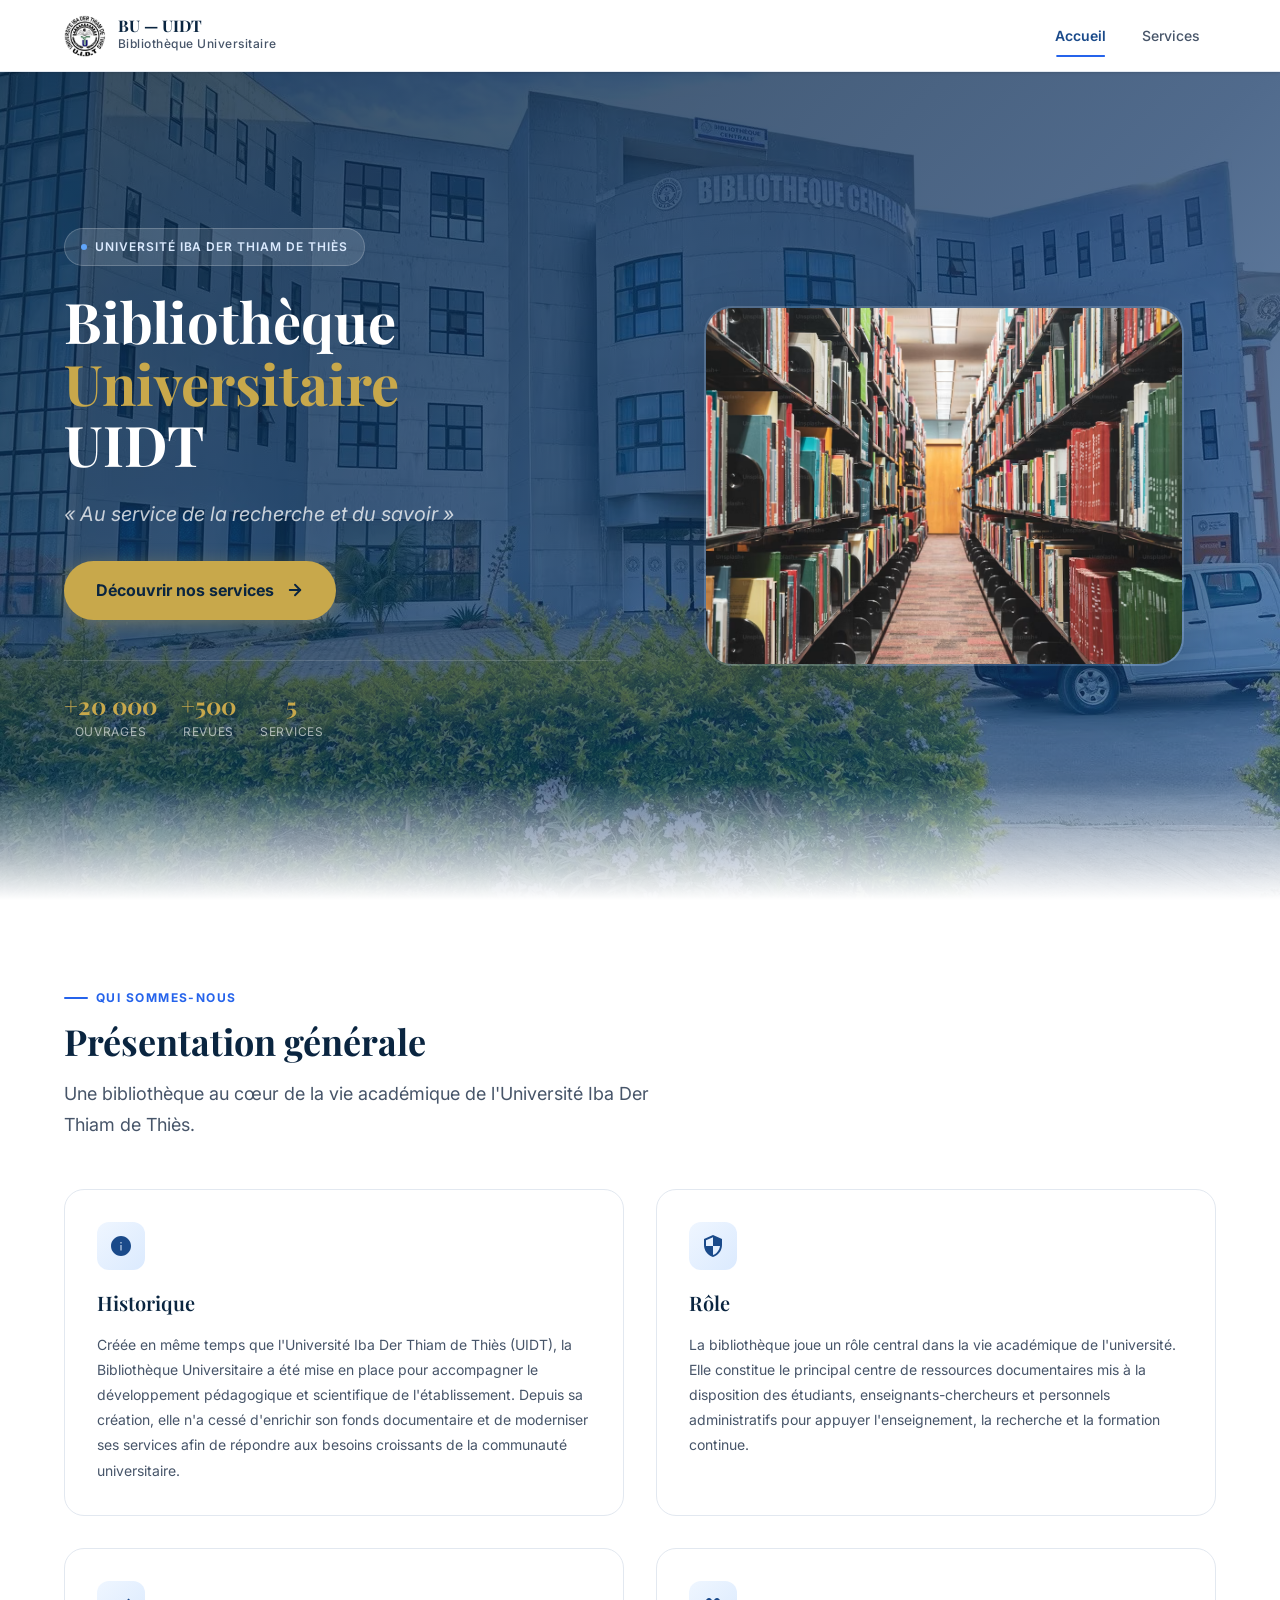
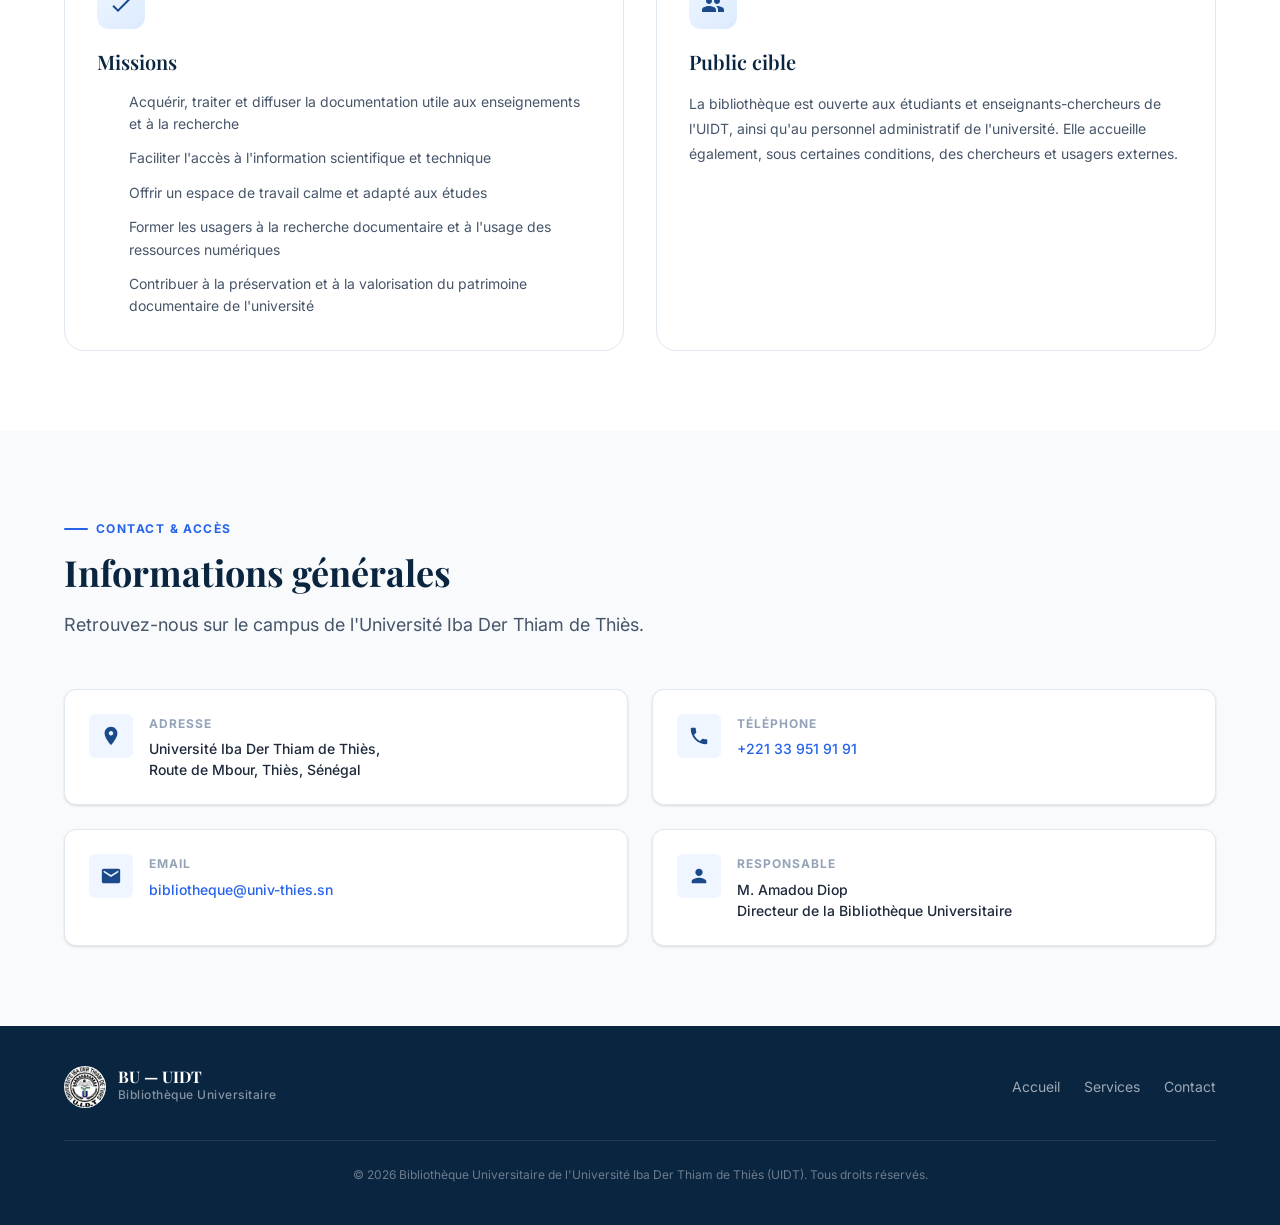
<file: index.html>
<!DOCTYPE html>
<html lang="fr">
<head>
  <meta charset="UTF-8" />
  <meta name="viewport" content="width=device-width, initial-scale=1.0" />
  <title>Accueil — Bibliothèque Universitaire UIDT</title>
  <meta name="description" content="Bienvenue à la Bibliothèque Universitaire de l'Université Iba Der Thiam de Thiès (UIDT). Au service de la recherche et du savoir depuis la fondation de l'université." />
  <link rel="stylesheet" href="style.css" />
</head>
<body>

  <!--  HEADER / NAVIGATION -->
  <header class="site-header" role="banner">
    <div class="container header-inner">

      <!-- Logo -->
      <a href="accueil.html" class="logo" aria-label="Bibliothèque Universitaire UIDT — Accueil">
        <div class="logo-emblem" aria-hidden="true">
          <img src="images/logo-uidt.jpeg" alt="Logo UIDT" class="logo-uidt" />
        </div>
        <div class="logo-text">
          <span class="name">BU — UIDT</span>
          <span class="subtitle">Bibliothèque Universitaire</span>
        </div>
      </a>

      <!-- Nav Toggle (mobile) -->
      <button class="nav-toggle" id="nav-toggle" aria-label="Ouvrir le menu" aria-expanded="false" aria-controls="site-nav">
        <span></span>
        <span></span>
        <span></span>
      </button>

      <!-- Navigation -->
      <nav class="site-nav" id="site-nav" role="navigation" aria-label="Navigation principale">
        <a href="accueil.html" class="nav-link active" aria-current="page">Accueil</a>
        <a href="services.html" class="nav-link">Services</a>
      </nav>

    </div>
  </header>

  <main id="main-content">

    <!-- HERO -->
    <section class="hero" aria-label="Présentation principale" style="background-image: url('images/hero-poster.avif'); background-size: cover; background-position: center; background-repeat: no-repeat;">
      <div class="container hero-content">

        <!-- Text side -->
        <div class="hero-text">
          <div class="hero-badge animate-fade-up">
            Université Iba Der Thiam de Thiès
          </div>

          <h1 class="hero-title animate-fade-up animate-delay-1">
            Bibliothèque<br/>
            <span>Universitaire</span>
            UIDT
          </h1>

          <p class="hero-tagline animate-fade-up animate-delay-2">
            « Au service de la recherche et du savoir »
          </p>

          <a href="services.html" class="hero-cta animate-fade-up animate-delay-3" id="hero-cta-btn">
            Découvrir nos services
            <svg viewBox="0 0 24 24" fill="none" stroke="currentColor" stroke-width="2.5" stroke-linecap="round" stroke-linejoin="round" aria-hidden="true">
              <line x1="5" y1="12" x2="19" y2="12"/>
              <polyline points="12 5 19 12 12 19"/>
            </svg>
          </a>

          <!-- Stats -->
          <div class="hero-stats animate-fade-up animate-delay-4" aria-label="Chiffres clés">
            <div class="stat-item">
              <span class="stat-value">+20&nbsp;000</span>
              <span class="stat-label">Ouvrages</span>
            </div>
            <div class="stat-item">
              <span class="stat-value">+500</span>
              <span class="stat-label">Revues</span>
            </div>
            <div class="stat-item">
              <span class="stat-value">5</span>
              <span class="stat-label">Services</span>
            </div>
          </div>
        </div>

        <!-- Visual side -->
        <div class="hero-visual" aria-hidden="true">
          <div class="hero-image-frame">
            <img src="images/biblio.avif" alt="La Bibliothèque Universitaire de l'UIDT" style="width:100%;height:100%;object-fit:cover;display:block;" />
          </div>
        </div>

      </div>
    </section>

    <!-- PRÉSENTATION GÉNÉRALE -->
    <section class="section" id="presentation" aria-labelledby="pres-heading">
      <div class="container">
        <span class="section-label">Qui sommes-nous</span>
        <h2 class="section-title" id="pres-heading">Présentation générale</h2>
        <p class="section-subtitle">
          Une bibliothèque au cœur de la vie académique de l'Université Iba Der Thiam de Thiès.
        </p>

        <div class="presentation-grid">

          <!-- Historique -->
          <article class="pres-card">
            <div class="pres-card-icon" aria-hidden="true">
              <svg viewBox="0 0 24 24" xmlns="http://www.w3.org/2000/svg">
                <path d="M12 2C6.477 2 2 6.477 2 12s4.477 10 10 10 10-4.477 10-10S17.523 2 12 2zm.5 14.5h-1V11h1v5.5zm0-7h-1V8h1v1.5z"/>
              </svg>
            </div>
            <h3>Historique</h3>
            <p>Créée en même temps que l'Université Iba Der Thiam de Thiès (UIDT), la Bibliothèque Universitaire a été mise en place pour accompagner le développement pédagogique et scientifique de l'établissement. Depuis sa création, elle n'a cessé d'enrichir son fonds documentaire et de moderniser ses services afin de répondre aux besoins croissants de la communauté universitaire.</p>
          </article>

          <!-- Rôle -->
          <article class="pres-card">
            <div class="pres-card-icon" aria-hidden="true">
              <svg viewBox="0 0 24 24" xmlns="http://www.w3.org/2000/svg">
                <path d="M12 1L3 5v6c0 5.55 3.84 10.74 9 12 5.16-1.26 9-6.45 9-12V5l-9-4zm0 10.99h7c-.53 4.12-3.28 7.79-7 8.94V12H5V6.3l7-3.11v8.8z"/>
              </svg>
            </div>
            <h3>Rôle</h3>
            <p>La bibliothèque joue un rôle central dans la vie académique de l'université. Elle constitue le principal centre de ressources documentaires mis à la disposition des étudiants, enseignants-chercheurs et personnels administratifs pour appuyer l'enseignement, la recherche et la formation continue.</p>
          </article>

          <!-- Missions -->
          <article class="pres-card">
            <div class="pres-card-icon" aria-hidden="true">
              <svg viewBox="0 0 24 24" xmlns="http://www.w3.org/2000/svg">
                <path d="M9 16.17L4.83 12l-1.42 1.41L9 19 21 7l-1.41-1.41L9 16.17z"/>
              </svg>
            </div>
            <h3>Missions</h3>
            <ul class="missions-list" role="list">
              <li>Acquérir, traiter et diffuser la documentation utile aux enseignements et à la recherche</li>
              <li>Faciliter l'accès à l'information scientifique et technique</li>
              <li>Offrir un espace de travail calme et adapté aux études</li>
              <li>Former les usagers à la recherche documentaire et à l'usage des ressources numériques</li>
              <li>Contribuer à la préservation et à la valorisation du patrimoine documentaire de l'université</li>
            </ul>
          </article>

          <!-- Public cible -->
          <article class="pres-card">
            <div class="pres-card-icon" aria-hidden="true">
              <svg viewBox="0 0 24 24" xmlns="http://www.w3.org/2000/svg">
                <path d="M16 11c1.66 0 2.99-1.34 2.99-3S17.66 5 16 5c-1.66 0-3 1.34-3 3s1.34 3 3 3zm-8 0c1.66 0 2.99-1.34 2.99-3S9.66 5 8 5C6.34 5 5 6.34 5 8s1.34 3 3 3zm0 2c-2.33 0-7 1.17-7 3.5V19h14v-2.5c0-2.33-4.67-3.5-7-3.5zm8 0c-.29 0-.62.02-.97.05 1.16.84 1.97 1.97 1.97 3.45V19h6v-2.5c0-2.33-4.67-3.5-7-3.5z"/>
              </svg>
            </div>
            <h3>Public cible</h3>
            <p>La bibliothèque est ouverte aux étudiants et enseignants-chercheurs de l'UIDT, ainsi qu'au personnel administratif de l'université. Elle accueille également, sous certaines conditions, des chercheurs et usagers externes.</p>
          </article>

        </div>
      </div>
    </section>

    <!-- INFORMATIONS GÉNÉRALES -->
    <section class="section section--alt" id="informations" aria-labelledby="info-heading">
      <div class="container">
        <span class="section-label">Contact &amp; Accès</span>
        <h2 class="section-title" id="info-heading">Informations générales</h2>
        <p class="section-subtitle">Retrouvez-nous sur le campus de l'Université Iba Der Thiam de Thiès.</p>

        <div class="info-grid" role="list">

          <!-- Adresse -->
          <div class="info-card" role="listitem">
            <div class="info-icon" aria-hidden="true">
              <svg viewBox="0 0 24 24" xmlns="http://www.w3.org/2000/svg">
                <path d="M12 2C8.13 2 5 5.13 5 9c0 5.25 7 13 7 13s7-7.75 7-13c0-3.87-3.13-7-7-7zm0 9.5c-1.38 0-2.5-1.12-2.5-2.5s1.12-2.5 2.5-2.5 2.5 1.12 2.5 2.5-1.12 2.5-2.5 2.5z"/>
              </svg>
            </div>
            <dl class="info-text">
              <dt>Adresse</dt>
              <dd>Université Iba Der Thiam de Thiès,<br/>Route de Mbour, Thiès, Sénégal</dd>
            </dl>
          </div>

          <!-- Téléphone -->
          <div class="info-card" role="listitem">
            <div class="info-icon" aria-hidden="true">
              <svg viewBox="0 0 24 24" xmlns="http://www.w3.org/2000/svg">
                <path d="M6.62 10.79c1.44 2.83 3.76 5.14 6.59 6.59l2.2-2.2c.27-.27.67-.36 1.02-.24 1.12.37 2.33.57 3.57.57.55 0 1 .45 1 1V20c0 .55-.45 1-1 1-9.39 0-17-7.61-17-17 0-.55.45-1 1-1h3.5c.55 0 1 .45 1 1 0 1.25.2 2.45.57 3.57.11.35.03.74-.25 1.02l-2.2 2.2z"/>
              </svg>
            </div>
            <dl class="info-text">
              <dt>Téléphone</dt>
              <dd><a href="tel:+221339519191">+221 33 951 91 91</a></dd>
            </dl>
          </div>

          <!-- Email -->
          <div class="info-card" role="listitem">
            <div class="info-icon" aria-hidden="true">
              <svg viewBox="0 0 24 24" xmlns="http://www.w3.org/2000/svg">
                <path d="M20 4H4c-1.1 0-1.99.9-1.99 2L2 18c0 1.1.9 2 2 2h16c1.1 0 2-.9 2-2V6c0-1.1-.9-2-2-2zm0 4l-8 5-8-5V6l8 5 8-5v2z"/>
              </svg>
            </div>
            <dl class="info-text">
              <dt>Email</dt>
              <dd><a href="mailto:bibliotheque@univ-thies.sn">bibliotheque@univ-thies.sn</a></dd>
            </dl>
          </div>

          <!-- Responsable -->
          <div class="info-card" role="listitem">
            <div class="info-icon" aria-hidden="true">
              <svg viewBox="0 0 24 24" xmlns="http://www.w3.org/2000/svg">
                <path d="M12 12c2.21 0 4-1.79 4-4s-1.79-4-4-4-4 1.79-4 4 1.79 4 4 4zm0 2c-2.67 0-8 1.34-8 4v2h16v-2c0-2.66-5.33-4-8-4z"/>
              </svg>
            </div>
            <dl class="info-text">
              <dt>Responsable</dt>
              <dd>M. Amadou Diop<br/>Directeur de la Bibliothèque Universitaire</dd>
            </dl>
          </div>

        </div>
      </div>
    </section>

  </main>

  <!-- FOOTER -->
  <footer class="site-footer" role="contentinfo">
    <div class="container">
      <div class="footer-inner">

        <div class="footer-brand">
          <div class="logo">
            <div class="logo-emblem" aria-hidden="true">
              <img src="images/logo-uidt.jpeg" alt="Logo UIDT" class="logo-uidt" />
            </div>
            <div class="logo-text">
              <span class="name">BU — UIDT</span>
              <span class="subtitle">Bibliothèque Universitaire</span>
            </div>
          </div>
        </div>

        <nav class="footer-links" aria-label="Liens du pied de page">
          <a href="accueil.html">Accueil</a>
          <a href="services.html">Services</a>
          <a href="mailto:bibliotheque@univ-thies.sn">Contact</a>
        </nav>

      </div>

      <p class="footer-bottom">
        &copy; 2026 Bibliothèque Universitaire de l'Université Iba Der Thiam de Thiès (UIDT). Tous droits réservés.
      </p>
    </div>
  </footer>

  <!-- Mobile nav toggle script (minimal JS for UX) -->
  <script>
    const toggle = document.getElementById('nav-toggle');
    const nav    = document.getElementById('site-nav');

    toggle.addEventListener('click', () => {
      const isOpen = nav.classList.toggle('open');
      toggle.setAttribute('aria-expanded', isOpen);
      toggle.setAttribute('aria-label', isOpen ? 'Fermer le menu' : 'Ouvrir le menu');
    });

    // Close nav on outside click
    document.addEventListener('click', (e) => {
      if (!toggle.contains(e.target) && !nav.contains(e.target)) {
        nav.classList.remove('open');
        toggle.setAttribute('aria-expanded', 'false');
      }
    });
  </script>

</body>
</html>
</file>
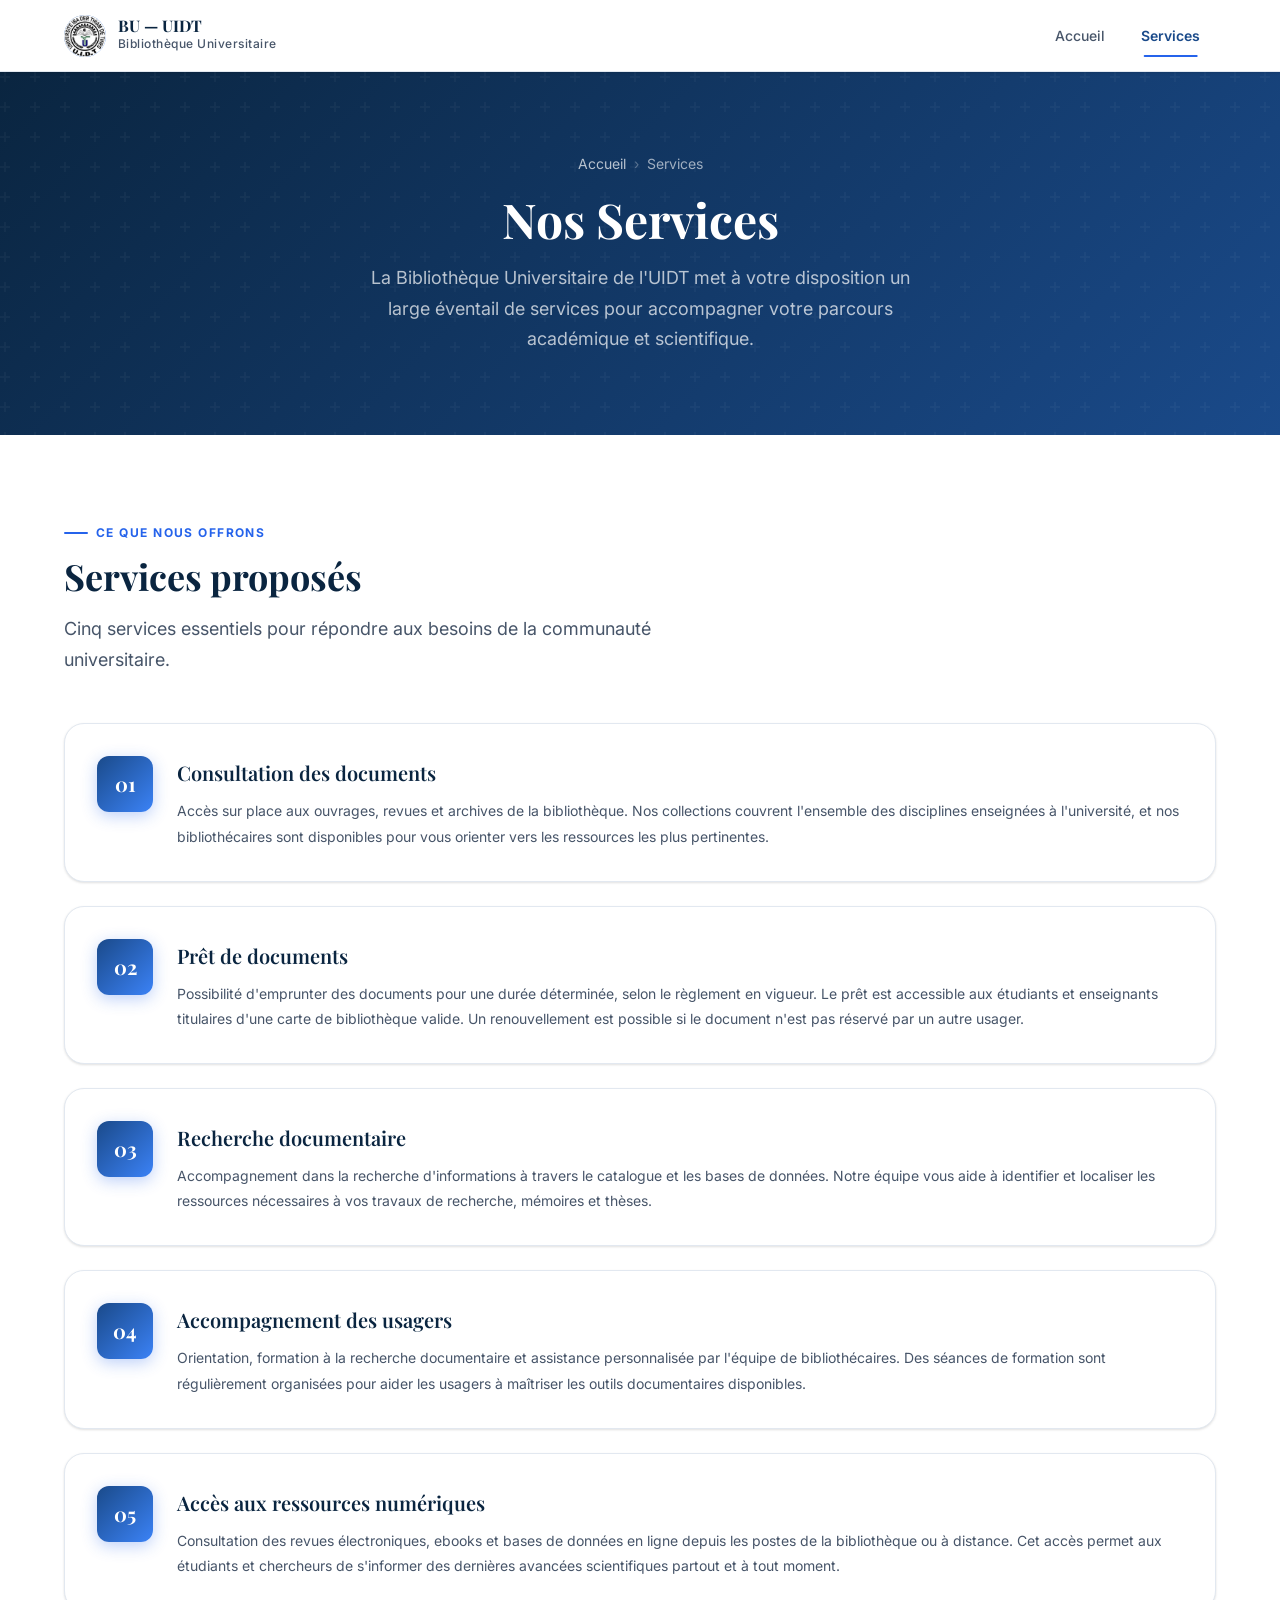
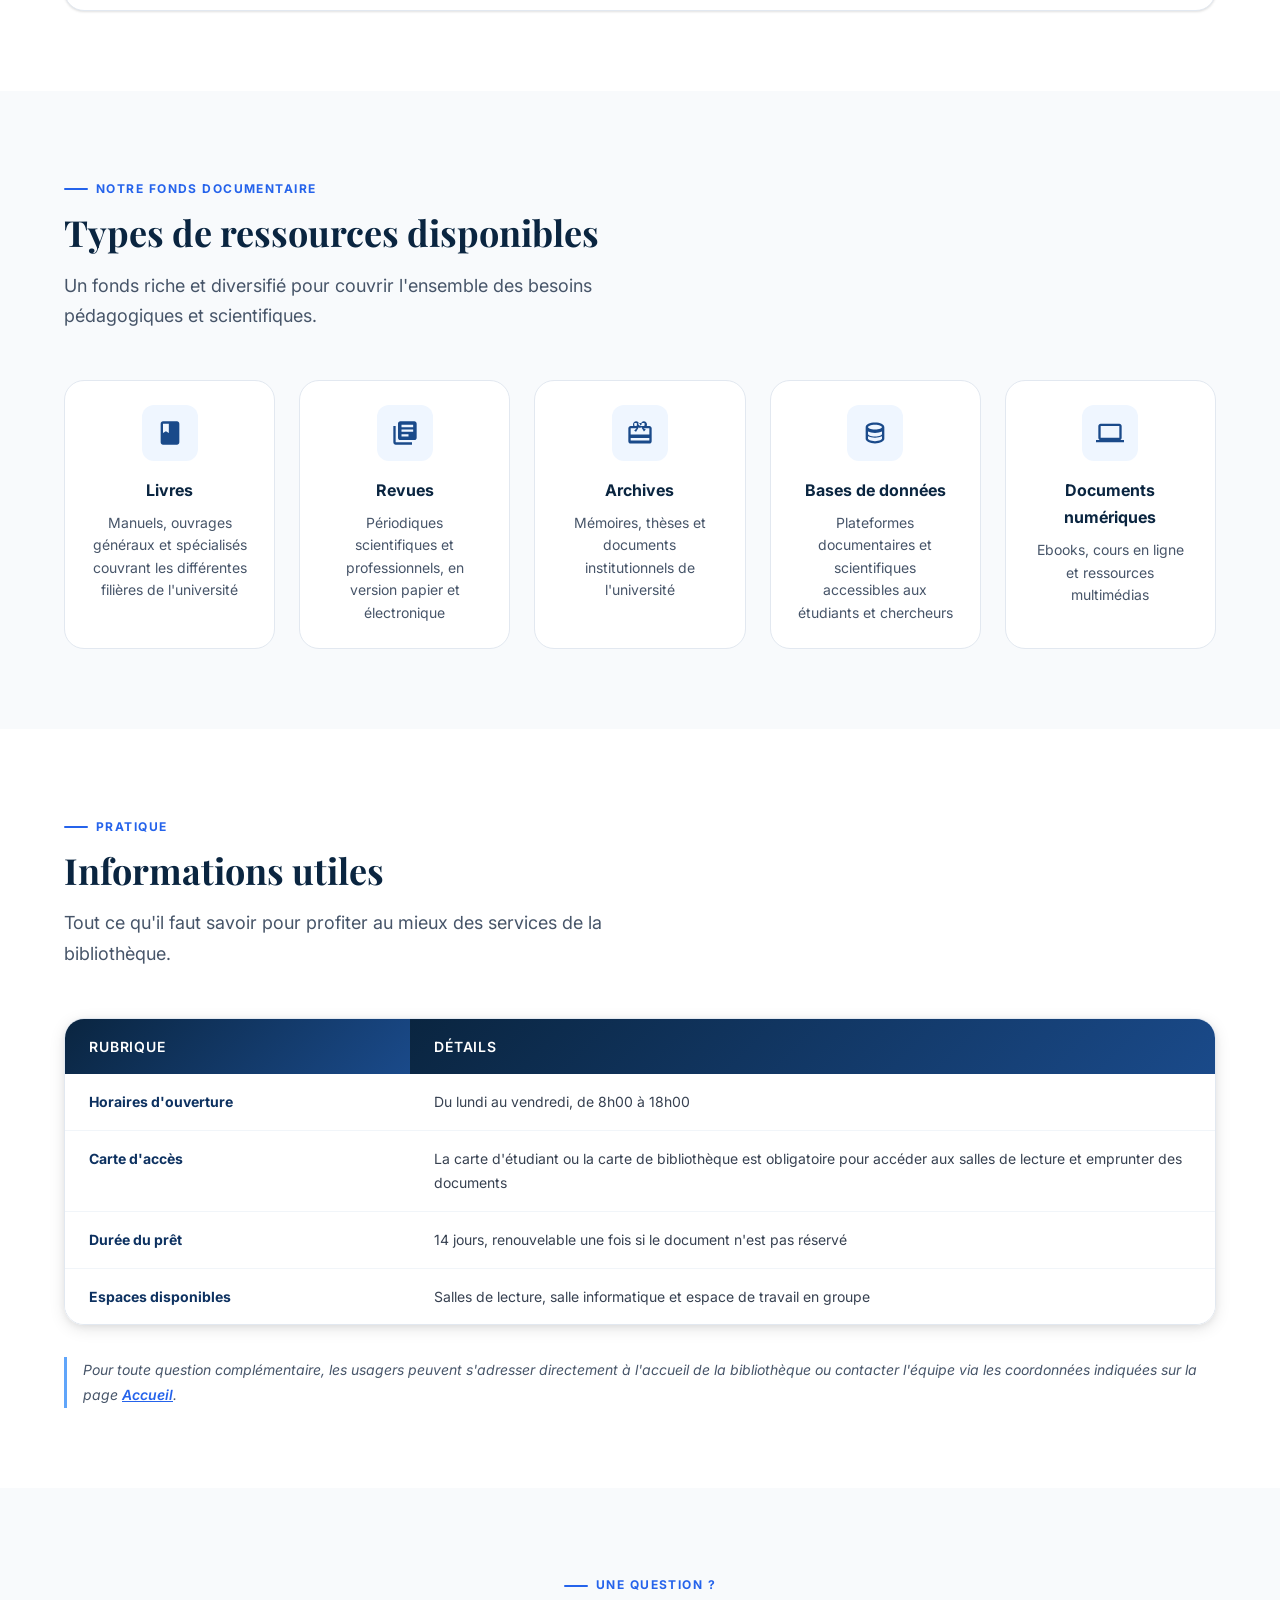
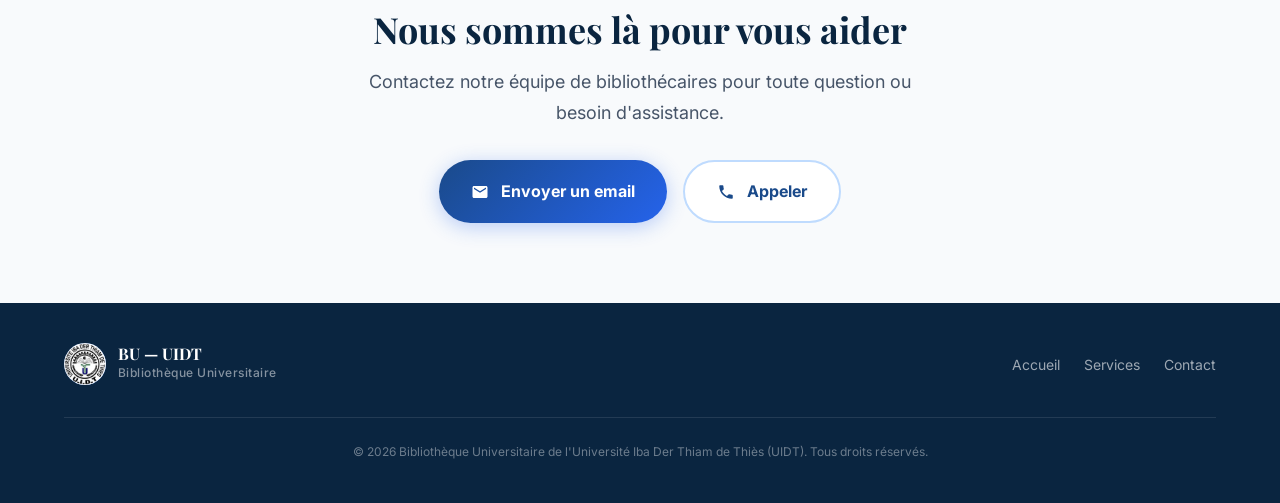
<file: services.html>
<!DOCTYPE html>
<html lang="fr">
<head>
  <meta charset="UTF-8" />
  <meta name="viewport" content="width=device-width, initial-scale=1.0" />
  <title>Services — Bibliothèque Universitaire UIDT</title>
  <meta name="description" content="Découvrez les services proposés par la Bibliothèque Universitaire de l'UIDT : consultation, prêt de documents, ressources numériques, accompagnement des usagers et plus encore." />
  <link rel="stylesheet" href="style.css" />
</head>
<body>

  <!-- HEADER / NAVIGATION -->
  <header class="site-header" role="banner">
    <div class="container header-inner">

      <!-- Logo -->
      <a href="index.html" class="logo" aria-label="Bibliothèque Universitaire UIDT — Accueil">
        <div class="logo-emblem" aria-hidden="true">
          <img src="images/logo-uidt.jpeg" alt="Logo UIDT" style="width:42px;height:42px;object-fit:cover;border-radius:6px;display:block;" />
        </div>
        <div class="logo-text">
          <span class="name">BU — UIDT</span>
          <span class="subtitle">Bibliothèque Universitaire</span>
        </div>
      </a>

      <!-- Nav Toggle (mobile) -->
      <button class="nav-toggle" id="nav-toggle" aria-label="Ouvrir le menu" aria-expanded="false" aria-controls="site-nav">
        <span></span>
        <span></span>
        <span></span>
      </button>

      <!-- Navigation -->
      <nav class="site-nav" id="site-nav" role="navigation" aria-label="Navigation principale">
        <a href="index.html" class="nav-link">Accueil</a>
        <a href="services.html" class="nav-link active" aria-current="page">Services</a>
      </nav>

    </div>
  </header>

  <main id="main-content">

    <!-- PAGE HERO -->
    <section class="page-hero" aria-label="En-tête de page">
      <div class="container page-hero-content">
        <nav class="breadcrumb" aria-label="Fil d'Ariane">
          <a href="index.html">Accueil</a>
          <span class="breadcrumb-sep" aria-hidden="true">›</span>
          <span aria-current="page">Services</span>
        </nav>
        <h1 class="animate-fade-up">Nos Services</h1>
        <p class="animate-fade-up animate-delay-1">
          La Bibliothèque Universitaire de l'UIDT met à votre disposition un large éventail de services pour accompagner votre parcours académique et scientifique.
        </p>
      </div>
    </section>

    <!-- SERVICES -->
    <section class="section" id="services" aria-labelledby="services-heading">
      <div class="container">
        <span class="section-label">Ce que nous offrons</span>
        <h2 class="section-title" id="services-heading">Services proposés</h2>
        <p class="section-subtitle">
          Cinq services essentiels pour répondre aux besoins de la communauté universitaire.
        </p>

        <ol class="services-list" aria-label="Liste des services">

          <!-- Service 1 -->
          <li class="service-item" id="service-consultation">
            <div class="service-number" aria-hidden="true">01</div>
            <div class="service-body">
              <h3>Consultation des documents</h3>
              <p>Accès sur place aux ouvrages, revues et archives de la bibliothèque. Nos collections couvrent l'ensemble des disciplines enseignées à l'université, et nos bibliothécaires sont disponibles pour vous orienter vers les ressources les plus pertinentes.</p>
            </div>
          </li>

          <!-- Service 2 -->
          <li class="service-item" id="service-pret">
            <div class="service-number" aria-hidden="true">02</div>
            <div class="service-body">
              <h3>Prêt de documents</h3>
              <p>Possibilité d'emprunter des documents pour une durée déterminée, selon le règlement en vigueur. Le prêt est accessible aux étudiants et enseignants titulaires d'une carte de bibliothèque valide. Un renouvellement est possible si le document n'est pas réservé par un autre usager.</p>
            </div>
          </li>

          <!-- Service 3 -->
          <li class="service-item" id="service-recherche">
            <div class="service-number" aria-hidden="true">03</div>
            <div class="service-body">
              <h3>Recherche documentaire</h3>
              <p>Accompagnement dans la recherche d'informations à travers le catalogue et les bases de données. Notre équipe vous aide à identifier et localiser les ressources nécessaires à vos travaux de recherche, mémoires et thèses.</p>
            </div>
          </li>

          <!-- Service 4 -->
          <li class="service-item" id="service-accompagnement">
            <div class="service-number" aria-hidden="true">04</div>
            <div class="service-body">
              <h3>Accompagnement des usagers</h3>
              <p>Orientation, formation à la recherche documentaire et assistance personnalisée par l'équipe de bibliothécaires. Des séances de formation sont régulièrement organisées pour aider les usagers à maîtriser les outils documentaires disponibles.</p>
            </div>
          </li>

          <!-- Service 5 -->
          <li class="service-item" id="service-numerique">
            <div class="service-number" aria-hidden="true">05</div>
            <div class="service-body">
              <h3>Accès aux ressources numériques</h3>
              <p>Consultation des revues électroniques, ebooks et bases de données en ligne depuis les postes de la bibliothèque ou à distance. Cet accès permet aux étudiants et chercheurs de s'informer des dernières avancées scientifiques partout et à tout moment.</p>
            </div>
          </li>

        </ol>
      </div>
    </section>

    <!-- TYPES DE RESSOURCES -->
    <section class="section section--alt" id="ressources" aria-labelledby="ressources-heading">
      <div class="container">
        <span class="section-label">Notre fonds documentaire</span>
        <h2 class="section-title" id="ressources-heading">Types de ressources disponibles</h2>
        <p class="section-subtitle">
          Un fonds riche et diversifié pour couvrir l'ensemble des besoins pédagogiques et scientifiques.
        </p>

        <div class="resources-grid" role="list">

          <!-- Livres -->
          <article class="resource-card" role="listitem" id="ressource-livres">
            <div class="resource-icon" aria-hidden="true">
              <svg viewBox="0 0 24 24" xmlns="http://www.w3.org/2000/svg">
                <path d="M18 2H6c-1.1 0-2 .9-2 2v16c0 1.1.9 2 2 2h12c1.1 0 2-.9 2-2V4c0-1.1-.9-2-2-2zM6 4h5v8l-2.5-1.5L6 12V4z"/>
              </svg>
            </div>
            <h3>Livres</h3>
            <p>Manuels, ouvrages généraux et spécialisés couvrant les différentes filières de l'université</p>
          </article>

          <!-- Revues -->
          <article class="resource-card" role="listitem" id="ressource-revues">
            <div class="resource-icon" aria-hidden="true">
              <svg viewBox="0 0 24 24" xmlns="http://www.w3.org/2000/svg">
                <path d="M4 6H2v14c0 1.1.9 2 2 2h14v-2H4V6zm16-4H8c-1.1 0-2 .9-2 2v12c0 1.1.9 2 2 2h12c1.1 0 2-.9 2-2V4c0-1.1-.9-2-2-2zm-1 9H9V9h10v2zm-4 4H9v-2h6v2zm4-8H9V5h10v2z"/>
              </svg>
            </div>
            <h3>Revues</h3>
            <p>Périodiques scientifiques et professionnels, en version papier et électronique</p>
          </article>

          <!-- Archives -->
          <article class="resource-card" role="listitem" id="ressource-archives">
            <div class="resource-icon" aria-hidden="true">
              <svg viewBox="0 0 24 24" xmlns="http://www.w3.org/2000/svg">
                <path d="M20 6h-2.18c.07-.44.18-.88.18-1.36C18 3.18 16.74 2 15.3 2c-.77 0-1.41.36-1.94.9L12 4.29l-1.35-1.39A2.73 2.73 0 008.7 2C7.26 2 6 3.18 6 4.64c0 .48.11.92.18 1.36H4c-1.1 0-1.99.9-1.99 2L2 19c0 1.1.9 2 2 2h16c1.1 0 2-.9 2-2V8c0-1.1-.9-2-2-2zm-4.7-2.64c.45 0 .7.38.7.64 0 .68-.19 1.33-.32 2H12.3c-.13-.67-.3-1.32-.3-2 0-.26.25-.64.7-.64.44 0 .8.29 1.18.73L12 5.93l-1.88-1.84c.38-.44.74-.73 1.18-.73zm-6.6 0c.45 0 .7.38.7.64 0 .68-.19 1.33-.32 2H7.32C7.19 5.33 7 4.68 7 4c0-.26.25-.64.7-.64zm11.3 15H4v-2h16v2zm0-5H4V8h5.08L7 10.09 8.62 11 11 7.15 12 8l1-1.15 2.38 3.85L17 9.09 14.92 8H20v5z"/>
              </svg>
            </div>
            <h3>Archives</h3>
            <p>Mémoires, thèses et documents institutionnels de l'université</p>
          </article>

          <!-- Bases de données -->
          <article class="resource-card" role="listitem" id="ressource-bdd">
            <div class="resource-icon" aria-hidden="true">
              <svg viewBox="0 0 24 24" xmlns="http://www.w3.org/2000/svg">
                <path d="M12 3C7.58 3 4 4.79 4 7v10c0 2.21 3.58 4 8 4s8-1.79 8-4V7c0-2.21-3.58-4-8-4zm0 2c3.87 0 6 1.5 6 2s-2.13 2-6 2-6-1.5-6-2 2.13-2 6-2zm0 14c-3.87 0-6-1.5-6-2v-2.23c1.61.78 3.72 1.23 6 1.23s4.39-.45 6-1.23V17c0 .5-2.13 2-6 2zm0-4c-3.87 0-6-1.5-6-2v-2.23c1.61.78 3.72 1.23 6 1.23s4.39-.45 6-1.23V13c0 .5-2.13 2-6 2z"/>
              </svg>
            </div>
            <h3>Bases de données</h3>
            <p>Plateformes documentaires et scientifiques accessibles aux étudiants et chercheurs</p>
          </article>

          <!-- Documents numériques -->
          <article class="resource-card" role="listitem" id="ressource-numerique">
            <div class="resource-icon" aria-hidden="true">
              <svg viewBox="0 0 24 24" xmlns="http://www.w3.org/2000/svg">
                <path d="M20 18c1.1 0 1.99-.9 1.99-2L22 6c0-1.1-.9-2-2-2H4c-1.1 0-2 .9-2 2v10c0 1.1.9 2 2 2H0v2h24v-2h-4zM4 6h16v10H4V6z"/>
              </svg>
            </div>
            <h3>Documents numériques</h3>
            <p>Ebooks, cours en ligne et ressources multimédias</p>
          </article>

        </div>
      </div>
    </section>

    <!-- INFORMATIONS UTILES -->
    <section class="section" id="informations-utiles" aria-labelledby="utiles-heading">
      <div class="container">
        <span class="section-label">Pratique</span>
        <h2 class="section-title" id="utiles-heading">Informations utiles</h2>
        <p class="section-subtitle">
          Tout ce qu'il faut savoir pour profiter au mieux des services de la bibliothèque.
        </p>

        <div class="info-table-wrap">
          <table class="info-table" aria-label="Tableau des informations pratiques">
            <thead>
              <tr>
                <th scope="col">Rubrique</th>
                <th scope="col">Détails</th>
              </tr>
            </thead>
            <tbody>
              <tr id="info-horaires">
                <td>Horaires d'ouverture</td>
                <td>Du lundi au vendredi, de 8h00 à 18h00</td>
              </tr>
              <tr id="info-carte">
                <td>Carte d'accès</td>
                <td>La carte d'étudiant ou la carte de bibliothèque est obligatoire pour accéder aux salles de lecture et emprunter des documents</td>
              </tr>
              <tr id="info-pret">
                <td>Durée du prêt</td>
                <td>14 jours, renouvelable une fois si le document n'est pas réservé</td>
              </tr>
              <tr id="info-espaces">
                <td>Espaces disponibles</td>
                <td>Salles de lecture, salle informatique et espace de travail en groupe</td>
              </tr>
            </tbody>
          </table>
        </div>

        <!-- Note d'information complémentaire -->
        <p style="margin-top: var(--space-8); font-size: var(--fs-sm); color: var(--clr-grey-600); font-style: italic; border-left: 3px solid var(--clr-primary-400); padding-left: var(--space-4); line-height: 1.8;">
          Pour toute question complémentaire, les usagers peuvent s'adresser directement à l'accueil de la bibliothèque ou contacter l'équipe via les coordonnées indiquées sur la page <a href="index.html" style="color: var(--clr-primary-600); font-weight: 600; text-decoration: underline;">Accueil</a>.
        </p>

      </div>

    </section>

    <!-- CTA SECTION -->
    <section class="section section--alt" aria-labelledby="cta-heading">
      <div class="container" style="text-align: center; max-width: 640px;">
        <span class="section-label" style="justify-content: center;">Une question ?</span>
        <h2 class="section-title" id="cta-heading" style="font-size: clamp(1.5rem, 3vw, 2.25rem);">
          Nous sommes là pour vous aider
        </h2>
        <p style="color: var(--clr-grey-600); margin-bottom: var(--space-8); font-size: var(--fs-lg);">
          Contactez notre équipe de bibliothécaires pour toute question ou besoin d'assistance.
        </p>
        <div style="display: flex; gap: var(--space-4); justify-content: center; flex-wrap: wrap;">
          <a href="mailto:bibliotheque@univ-thies.sn" id="cta-email-btn" style="
            display: inline-flex; align-items: center; gap: var(--space-3);
            padding: var(--space-4) var(--space-8);
            background: linear-gradient(135deg, var(--clr-primary-700), var(--clr-primary-600));
            color: white; font-weight: 700; font-size: var(--fs-base);
            border-radius: 999px;
            box-shadow: 0 4px 20px rgba(37,99,235,0.3);
            transition: transform 0.3s, box-shadow 0.3s;
          "
          onmouseover="this.style.transform='translateY(-2px)'; this.style.boxShadow='0 8px 30px rgba(37,99,235,0.45)'"
          onmouseout="this.style.transform='translateY(0)'; this.style.boxShadow='0 4px 20px rgba(37,99,235,0.3)'"
          >
            <svg viewBox="0 0 24 24" style="width:18px;height:18px;fill:currentColor" aria-hidden="true"><path d="M20 4H4c-1.1 0-2 .9-2 2v12c0 1.1.9 2 2 2h16c1.1 0 2-.9 2-2V6c0-1.1-.9-2-2-2zm0 4l-8 5-8-5V6l8 5 8-5v2z"/></svg>
            Envoyer un email
          </a>
          <a href="tel:+221339519191" id="cta-phone-btn" style="
            display: inline-flex; align-items: center; gap: var(--space-3);
            padding: var(--space-4) var(--space-8);
            background: white; color: var(--clr-primary-700);
            font-weight: 700; font-size: var(--fs-base);
            border-radius: 999px; border: 2px solid var(--clr-primary-200, #bfdbfe);
            transition: transform 0.3s, border-color 0.3s;
          "
          onmouseover="this.style.transform='translateY(-2px)'; this.style.borderColor='var(--clr-primary-500)'"
          onmouseout="this.style.transform='translateY(0)'; this.style.borderColor='var(--clr-primary-200, #bfdbfe)'"
          >
            <svg viewBox="0 0 24 24" style="width:18px;height:18px;fill:currentColor" aria-hidden="true"><path d="M6.62 10.79c1.44 2.83 3.76 5.14 6.59 6.59l2.2-2.2c.27-.27.67-.36 1.02-.24 1.12.37 2.33.57 3.57.57.55 0 1 .45 1 1V20c0 .55-.45 1-1 1-9.39 0-17-7.61-17-17 0-.55.45-1 1-1h3.5c.55 0 1 .45 1 1 0 1.25.2 2.45.57 3.57.11.35.03.74-.25 1.02l-2.2 2.2z"/></svg>
            Appeler
          </a>
        </div>
      </div>
    </section>

  </main>

  <!-- FOOTER -->
  <footer class="site-footer" role="contentinfo">
    <div class="container">
      <div class="footer-inner">

        <div class="footer-brand">
          <div class="logo">
            <div class="logo-emblem" aria-hidden="true">
              <img src="images/logo-uidt.jpeg" alt="Logo UIDT" style="width:42px;height:42px;object-fit:cover;border-radius:6px;display:block;" />
            </div>
            <div class="logo-text">
              <span class="name">BU — UIDT</span>
              <span class="subtitle">Bibliothèque Universitaire</span>
            </div>
          </div>
        </div>

        <nav class="footer-links" aria-label="Liens du pied de page">
          <a href="index.html">Accueil</a>
          <a href="services.html">Services</a>
          <a href="mailto:bibliotheque@univ-thies.sn">Contact</a>
        </nav>

      </div>

      <p class="footer-bottom">
        © 2026 Bibliothèque Universitaire de l'Université Iba Der Thiam de Thiès (UIDT). Tous droits réservés.
      </p>
    </div>
  </footer>

  <!-- Mobile nav toggle script -->
  <script>
    const toggle = document.getElementById('nav-toggle');
    const nav    = document.getElementById('site-nav');

    toggle.addEventListener('click', () => {
      const isOpen = nav.classList.toggle('open');
      toggle.setAttribute('aria-expanded', isOpen);
      toggle.setAttribute('aria-label', isOpen ? 'Fermer le menu' : 'Ouvrir le menu');
    });

    document.addEventListener('click', (e) => {
      if (!toggle.contains(e.target) && !nav.contains(e.target)) {
        nav.classList.remove('open');
        toggle.setAttribute('aria-expanded', 'false');
      }
    });
  </script>

</body>
</html>
</file>
<file: style.css>
/*  1. Google Font Import  */
@import url('https://fonts.googleapis.com/css2?family=Inter:wght@300;400;500;600;700&family=Playfair+Display:wght@600;700&display=swap');

/*  2. Design Tokens  */
:root {
  /* Brand palette */
  --clr-primary-900: #0a2540;
  --clr-primary-800: #0d3160;
  --clr-primary-700: #1a4a8a;
  --clr-primary-600: #2563eb;
  --clr-primary-500: #3b82f6;
  --clr-primary-400: #60a5fa;
  --clr-primary-100: #dbeafe;
  --clr-primary-50:  #eff6ff;

  --clr-gold:        #c8a84b;
  --clr-gold-light:  #f5e6c0;

  --clr-white:       #ffffff;
  --clr-grey-50:     #f8fafc;
  --clr-grey-100:    #f1f5f9;
  --clr-grey-200:    #e2e8f0;
  --clr-grey-400:    #94a3b8;
  --clr-grey-600:    #475569;
  --clr-grey-800:    #1e293b;
  --clr-grey-900:    #0f172a;

  /* Typography */
  --font-body:    'Inter', system-ui, sans-serif;
  --font-display: 'Playfair Display', Georgia, serif;

  --fs-xs:   0.75rem;
  --fs-sm:   0.875rem;
  --fs-base: 1rem;
  --fs-lg:   1.125rem;
  --fs-xl:   1.25rem;
  --fs-2xl:  1.5rem;
  --fs-3xl:  1.875rem;
  --fs-4xl:  2.25rem;
  --fs-5xl:  3rem;

  /* Spacing */
  --space-1:  0.25rem;
  --space-2:  0.5rem;
  --space-3:  0.75rem;
  --space-4:  1rem;
  --space-6:  1.5rem;
  --space-8:  2rem;
  --space-10: 2.5rem;
  --space-12: 3rem;
  --space-16: 4rem;
  --space-20: 5rem;
  --space-24: 6rem;

  /* Layout */
  --max-width: 1200px;
  --nav-h:     72px;

  /* Shadows */
  --shadow-sm:  0 1px 3px rgba(0,0,0,.08), 0 1px 2px rgba(0,0,0,.05);
  --shadow-md:  0 4px 16px rgba(0,0,0,.10), 0 2px 6px rgba(0,0,0,.06);
  --shadow-lg:  0 10px 40px rgba(0,0,0,.12), 0 4px 16px rgba(0,0,0,.08);
  --shadow-xl:  0 20px 60px rgba(0,0,0,.18);

  /* Borders */
  --radius-sm: 6px;
  --radius-md: 12px;
  --radius-lg: 20px;
  --radius-xl: 28px;

  /* Transitions */
  --ease-out:  cubic-bezier(0.16, 1, 0.3, 1);
  --ease-in:   cubic-bezier(0.7, 0, 0.84, 0);
  --duration:  300ms;
}

/*  3. Reset & Base  */
*, *::before, *::after { box-sizing: border-box; margin: 0; padding: 0; }

html {
  scroll-behavior: smooth;
  font-size: 16px;
}

body {
  font-family: var(--font-body);
  font-size: var(--fs-base);
  line-height: 1.7;
  color: var(--clr-grey-800);
  background-color: var(--clr-white);
  -webkit-font-smoothing: antialiased;
  -moz-osx-font-smoothing: grayscale;
}

img { max-width: 100%; display: block; }
a { color: inherit; text-decoration: none; }
ul { list-style: none; }

/*  4. Utility Classes  */
.container {
  width: 100%;
  max-width: var(--max-width);
  margin-inline: auto;
  padding-inline: var(--space-6);
}

.section {
  padding-block: var(--space-20);
}

.section--alt {
  background-color: var(--clr-grey-50);
}

.section-label {
  display: inline-flex;
  align-items: center;
  gap: var(--space-2);
  font-size: var(--fs-xs);
  font-weight: 700;
  letter-spacing: 0.12em;
  text-transform: uppercase;
  color: var(--clr-primary-600);
  margin-bottom: var(--space-3);
}

.section-label::before {
  content: '';
  display: block;
  width: 24px;
  height: 2px;
  background: var(--clr-primary-600);
  border-radius: 2px;
}

.section-title {
  font-family: var(--font-display);
  font-size: clamp(var(--fs-2xl), 4vw, var(--fs-4xl));
  font-weight: 700;
  color: var(--clr-primary-900);
  line-height: 1.2;
  margin-bottom: var(--space-4);
}

.section-subtitle {
  font-size: var(--fs-lg);
  color: var(--clr-grey-600);
  max-width: 640px;
}

/*  5. Navigation  */
.site-header {
  position: sticky;
  top: 0;
  z-index: 100;
  height: var(--nav-h);
  background: rgba(255, 255, 255, 0.92);
  backdrop-filter: blur(16px);
  -webkit-backdrop-filter: blur(16px);
  border-bottom: 1px solid var(--clr-grey-200);
  box-shadow: var(--shadow-sm);
}

.header-inner {
  display: flex;
  align-items: center;
  justify-content: space-between;
  height: 100%;
}

.logo {
  display: flex;
  align-items: center;
  gap: var(--space-3);
  flex-shrink: 0;
}

.logo-emblem {
  width: 42px;
  height: 42px;
  background: linear-gradient(135deg, var(--clr-primary-700), var(--clr-primary-500));
  border-radius: 50%;
  overflow: hidden;
  display: grid;
  place-items: center;
  flex-shrink: 0;
}

.logo-emblem svg {
  width: 24px;
  height: 24px;
  fill: var(--clr-white);
}

.logo-uidt{
  width: 100%;
  height: 100%;
  object-fit:cover;
  display:block;
}

.logo-text {
  display: flex;
  flex-direction: column;
  align-items: self-start;
}

.logo-text .name {
  font-family: var(--font-display);
  font-size: var(--fs-base);
  font-weight: 700;
  color: var(--clr-primary-900);
  line-height: 1.1;
}

.logo-text .subtitle {
  font-size: var(--fs-xs);
  font-weight: 500;
  color: var(--clr-grey-600);
  letter-spacing: 0.04em;
}

.site-nav {
  display: flex;
  align-items: center;
  gap: var(--space-1);
}

.nav-link {
  position: relative;
  padding: var(--space-2) var(--space-4);
  font-size: var(--fs-sm);
  font-weight: 500;
  color: var(--clr-grey-600);
  border-radius: var(--radius-sm);
  transition: color var(--duration) var(--ease-out),
              background var(--duration) var(--ease-out);
}

.nav-link::after {
  content: '';
  position: absolute;
  bottom: -2px;
  left: 50%;
  transform: translateX(-50%) scaleX(0);
  width: 60%;
  height: 2px;
  background: var(--clr-primary-600);
  border-radius: 2px;
  transition: transform var(--duration) var(--ease-out);
}

.nav-link:hover {
  color: var(--clr-primary-700);
  background: var(--clr-primary-50);
}

.nav-link.active {
  color: var(--clr-primary-700);
  font-weight: 600;
}

.nav-link.active::after {
  transform: translateX(-50%) scaleX(1);
}

/* Mobile nav toggle */
.nav-toggle {
  display: none;
  flex-direction: column;
  justify-content: space-between;
  width: 24px;
  height: 18px;
  background: none;
  border: none;
  cursor: pointer;
  padding: 0;
}

.nav-toggle span {
  display: block;
  height: 2px;
  background: var(--clr-grey-800);
  border-radius: 2px;
  transition: all var(--duration) var(--ease-out);
}

/*  6. Hero Section  */
.hero {
  position: relative;
  min-height: calc(100vh - var(--nav-h));
  display: flex;
  align-items: center;
  overflow: hidden;
  background-color: var(--clr-primary-900); /* fallback if image fails */
  background-size: cover;
  background-position: center;
  background-repeat: no-repeat;
}

.hero::before {
  content: '';
  position: absolute;
  inset: 0;
  background: linear-gradient(
    135deg,
    rgba(10, 37, 64, 0.82) 0%,
    rgba(13, 49, 96, 0.72) 60%,
    rgba(26, 74, 138, 0.60) 100%
  );
  z-index: 0;
}

.hero::after {
  content: '';
  position: absolute;
  bottom: 0;
  left: 0;
  right: 0;
  height: 120px;
  background: linear-gradient(to bottom, transparent, var(--clr-white));
}

.hero-content {
  position: relative;
  z-index: 1;
  display: grid;
  grid-template-columns: 1fr 1fr;
  gap: var(--space-16);
  align-items: center;
  padding-block: var(--space-24);
}

.hero-badge {
  display: inline-flex;
  align-items: center;
  gap: var(--space-2);
  padding: var(--space-2) var(--space-4);
  background: rgba(255,255,255,0.12);
  border: 1px solid rgba(255,255,255,0.2);
  border-radius: 999px;
  font-size: var(--fs-xs);
  font-weight: 600;
  letter-spacing: 0.08em;
  text-transform: uppercase;
  color: var(--clr-primary-100);
  margin-bottom: var(--space-6);
  width: fit-content;
}

.hero-badge::before {
  content: '';
  width: 6px;
  height: 6px;
  background: var(--clr-primary-400);
  border-radius: 50%;
  animation: pulse 2s infinite;
}

@keyframes pulse {
  0%, 100% { opacity: 1; transform: scale(1); }
  50%       { opacity: .5; transform: scale(1.4); }
}

.hero-title {
  font-family: var(--font-display);
  font-size: clamp(var(--fs-3xl), 5vw, 56px);
  font-weight: 700;
  color: var(--clr-white);
  line-height: 1.1;
  margin-bottom: var(--space-6);
}

.hero-title span {
  display: block;
  color: var(--clr-gold);
}

.hero-tagline {
  font-size: var(--fs-xl);
  font-style: italic;
  color: rgba(255,255,255,0.75);
  margin-bottom: var(--space-8);
  line-height: 1.5;
}

.hero-cta {
  display: inline-flex;
  align-items: center;
  gap: var(--space-3);
  padding: var(--space-4) var(--space-8);
  background: var(--clr-gold);
  color: var(--clr-primary-900);
  font-weight: 700;
  font-size: var(--fs-base);
  border-radius: 999px;
  transition: transform var(--duration) var(--ease-out),
              box-shadow var(--duration) var(--ease-out);
  box-shadow: 0 4px 20px rgba(200,168,75,0.4);
}

.hero-cta:hover {
  transform: translateY(-2px);
  box-shadow: 0 8px 30px rgba(200,168,75,0.5);
}

.hero-cta svg {
  width: 18px;
  height: 18px;
  transition: transform var(--duration) var(--ease-out);
}

.hero-cta:hover svg { transform: translateX(4px); }

/* Hero Visual */
.hero-visual {
  position: relative;
  display: flex;
  justify-content: center;
  align-items: center;
}

.hero-image-frame {
  position: relative;
  width: 100%;
  max-width: 480px;
  aspect-ratio: 4 / 3;
  border-radius: var(--radius-xl);
  overflow: hidden;
  box-shadow: var(--shadow-xl);
  border: 2px solid rgba(255,255,255,0.15);
}

.hero-image-frame svg {
  width: 100%;
  height: 100%;
}

/* Stats strip */
.hero-stats {
  display: flex;
  gap: var(--space-6);
  margin-top: var(--space-10);
  padding-top: var(--space-8);
  border-top: 1px solid rgba(255,255,255,0.15);
}

.stat-item {
  text-align: center;
}

.stat-value {
  font-family: var(--font-display);
  font-size: var(--fs-2xl);
  font-weight: 700;
  color: var(--clr-gold);
  display: block;
  line-height: 1;
}

.stat-label {
  font-size: var(--fs-xs);
  color: rgba(255,255,255,0.6);
  text-transform: uppercase;
  letter-spacing: 0.06em;
  margin-top: var(--space-1);
}

/*  7. Présentation Section  */
.presentation-grid {
  display: grid;
  grid-template-columns: 1fr 1fr;
  gap: var(--space-8);
  margin-top: var(--space-12);
}

.pres-card {
  background: var(--clr-white);
  border: 1px solid var(--clr-grey-200);
  border-radius: var(--radius-lg);
  padding: var(--space-8);
  transition: transform var(--duration) var(--ease-out),
              box-shadow var(--duration) var(--ease-out),
              border-color var(--duration) var(--ease-out);
}

.pres-card:hover {
  transform: translateY(-4px);
  box-shadow: var(--shadow-lg);
  border-color: var(--clr-primary-200, #bfdbfe);
}

.pres-card.full-width {
  grid-column: 1 / -1;
}

.pres-card-icon {
  width: 48px;
  height: 48px;
  background: linear-gradient(135deg, var(--clr-primary-50), var(--clr-primary-100));
  border-radius: var(--radius-md);
  display: grid;
  place-items: center;
  margin-bottom: var(--space-4);
}

.pres-card-icon svg {
  width: 24px;
  height: 24px;
  fill: var(--clr-primary-700);
}

.pres-card h3 {
  font-family: var(--font-display);
  font-size: var(--fs-xl);
  font-weight: 600;
  color: var(--clr-primary-900);
  margin-bottom: var(--space-3);
}

.pres-card p {
  color: var(--clr-grey-600);
  line-height: 1.8;
  font-size: var(--fs-sm);
}

/* Missions list */
.missions-list {
  display: flex;
  flex-direction: column;
  gap: var(--space-3);
  margin-top: var(--space-2);
}

.missions-list li {
  display: flex;
  align-items: flex-start;
  gap: var(--space-3);
  font-size: var(--fs-sm);
  color: var(--clr-grey-600);
  line-height: 1.6;
}

.missions-list li::before {
  content: '';
  flex-shrink: 0;
  width: 20px;
  height: 20px;
  background: linear-gradient(135deg, var(--clr-primary-600), var(--clr-primary-500));
  border-radius: 50%;
  background-image: url("data:image/svg+xml,%3Csvg xmlns='http://www.w3.org/2000/svg' viewBox='0 0 24 24' fill='none' stroke='white' stroke-width='3' stroke-linecap='round' stroke-linejoin='round'%3E%3Cpolyline points='20 6 9 17 4 12'/%3E%3C/svg%3E");
  background-repeat: no-repeat;
  background-position: center;
  background-size: 11px;
  margin-top: 1px;
}

/*  8. Info Section  */
.info-grid {
  display: grid;
  grid-template-columns: repeat(2, 1fr);
  gap: var(--space-6);
  margin-top: var(--space-12);
}

.info-card {
  display: flex;
  align-items: flex-start;
  gap: var(--space-4);
  padding: var(--space-6);
  background: var(--clr-white);
  border-radius: var(--radius-md);
  border: 1px solid var(--clr-grey-200);
  box-shadow: var(--shadow-sm);
  transition: transform var(--duration) var(--ease-out),
              box-shadow var(--duration) var(--ease-out);
}

.info-card:hover {
  transform: translateY(-2px);
  box-shadow: var(--shadow-md);
}

.info-icon {
  width: 44px;
  height: 44px;
  background: var(--clr-primary-50);
  border-radius: var(--radius-sm);
  display: grid;
  place-items: center;
  flex-shrink: 0;
}

.info-icon svg {
  width: 22px;
  height: 22px;
  fill: var(--clr-primary-700);
}

.info-text dt {
  font-size: var(--fs-xs);
  font-weight: 700;
  text-transform: uppercase;
  letter-spacing: 0.08em;
  color: var(--clr-grey-400);
  margin-bottom: var(--space-1);
}

.info-text dd {
  font-size: var(--fs-sm);
  color: var(--clr-grey-800);
  font-weight: 500;
  line-height: 1.5;
}

.info-text dd a {
  color: var(--clr-primary-600);
  transition: color var(--duration) var(--ease-out);
}

.info-text dd a:hover { color: var(--clr-primary-800); }

/*  9. Services Section  */
.services-list {
  display: flex;
  flex-direction: column;
  gap: var(--space-6);
  margin-top: var(--space-12);
  counter-reset: service-counter;
}

.service-item {
  display: grid;
  grid-template-columns: auto 1fr;
  gap: var(--space-6);
  align-items: start;
  padding: var(--space-8);
  background: var(--clr-white);
  border-radius: var(--radius-lg);
  border: 1px solid var(--clr-grey-200);
  box-shadow: var(--shadow-sm);
  transition: transform var(--duration) var(--ease-out),
              box-shadow var(--duration) var(--ease-out),
              border-color var(--duration) var(--ease-out);
  counter-increment: service-counter;
}

.service-item:hover {
  transform: translateX(6px);
  box-shadow: var(--shadow-md);
  border-color: var(--clr-primary-400);
  border-left: 4px solid var(--clr-primary-600);
}

.service-number {
  width: 56px;
  height: 56px;
  background: linear-gradient(135deg, var(--clr-primary-700), var(--clr-primary-500));
  border-radius: var(--radius-md);
  display: grid;
  place-items: center;
  font-family: var(--font-display);
  font-size: var(--fs-xl);
  font-weight: 700;
  color: var(--clr-white);
  flex-shrink: 0;
  box-shadow: 0 4px 16px rgba(37, 99, 235, 0.3);
}

.service-body h3 {
  font-family: var(--font-display);
  font-size: var(--fs-xl);
  font-weight: 600;
  color: var(--clr-primary-900);
  margin-bottom: var(--space-2);
}

.service-body p {
  color: var(--clr-grey-600);
  font-size: var(--fs-sm);
  line-height: 1.8;
}

/*  10. Resources Section  */
.resources-grid {
  display: grid;
  grid-template-columns: repeat(auto-fit, minmax(200px, 1fr));
  gap: var(--space-6);
  margin-top: var(--space-12);
}

.resource-card {
  background: var(--clr-white);
  border: 1px solid var(--clr-grey-200);
  border-radius: var(--radius-lg);
  padding: var(--space-6);
  text-align: center;
  transition: transform var(--duration) var(--ease-out),
              box-shadow var(--duration) var(--ease-out),
              background var(--duration) var(--ease-out);
}

.resource-card:hover {
  transform: translateY(-6px);
  box-shadow: var(--shadow-lg);
  background: var(--clr-primary-900);
}

.resource-card:hover .resource-icon { background: rgba(255,255,255,.1); }
.resource-card:hover .resource-icon svg { fill: var(--clr-gold); }
.resource-card:hover h3 { color: var(--clr-white); }
.resource-card:hover p  { color: rgba(255,255,255,.65); }

.resource-icon {
  width: 56px;
  height: 56px;
  background: var(--clr-primary-50);
  border-radius: var(--radius-md);
  display: grid;
  place-items: center;
  margin: 0 auto var(--space-4);
  transition: background var(--duration) var(--ease-out);
}

.resource-icon svg {
  width: 28px;
  height: 28px;
  fill: var(--clr-primary-700);
  transition: fill var(--duration) var(--ease-out);
}

.resource-card h3 {
  font-weight: 700;
  font-size: var(--fs-base);
  color: var(--clr-primary-900);
  margin-bottom: var(--space-2);
  transition: color var(--duration) var(--ease-out);
}

.resource-card p {
  font-size: var(--fs-sm);
  color: var(--clr-grey-600);
  line-height: 1.6;
  transition: color var(--duration) var(--ease-out);
}

/*  11. Useful Info / Table  */
.info-table-wrap {
  margin-top: var(--space-12);
  overflow: hidden;
  border-radius: var(--radius-lg);
  border: 1px solid var(--clr-grey-200);
  box-shadow: var(--shadow-md);
}

.info-table {
  width: 100%;
  border-collapse: collapse;
  background: var(--clr-white);
}

.info-table thead th {
  background: linear-gradient(135deg, var(--clr-primary-900), var(--clr-primary-700));
  color: var(--clr-white);
  font-size: var(--fs-sm);
  font-weight: 600;
  text-transform: uppercase;
  letter-spacing: 0.06em;
  padding: var(--space-4) var(--space-6);
  text-align: left;
}

.info-table tbody tr {
  border-bottom: 1px solid var(--clr-grey-100);
  transition: background var(--duration) var(--ease-out);
}

.info-table tbody tr:last-child { border-bottom: none; }

.info-table tbody tr:hover { background: var(--clr-primary-50); }

.info-table tbody td {
  padding: var(--space-4) var(--space-6);
  font-size: var(--fs-sm);
  vertical-align: top;
}

.info-table tbody td:first-child {
  font-weight: 700;
  color: var(--clr-primary-800);
  width: 30%;
}

.info-table tbody td:last-child {
  color: var(--clr-grey-700, #374151);
}

/*  12. Footer  */
.site-footer {
  background: var(--clr-primary-900);
  color: rgba(255,255,255,0.7);
  padding-block: var(--space-10);
}

.footer-inner {
  display: grid;
  grid-template-columns: 1fr auto;
  align-items: center;
  gap: var(--space-8);
}

.footer-brand .logo-text .name { color: var(--clr-white); }
.footer-brand .logo-text .subtitle { color: rgba(255,255,255,0.5); }

.footer-links {
  display: flex;
  gap: var(--space-6);
}

.footer-links a {
  font-size: var(--fs-sm);
  color: rgba(255,255,255,0.6);
  transition: color var(--duration) var(--ease-out);
}

.footer-links a:hover { color: var(--clr-gold); }

.footer-bottom {
  margin-top: var(--space-8);
  padding-top: var(--space-6);
  border-top: 1px solid rgba(255,255,255,.1);
  text-align: center;
  font-size: var(--fs-xs);
  color: rgba(255,255,255,0.4);
}

/*  13. Page Header (inner pages)  */
.page-hero {
  background: linear-gradient(135deg, var(--clr-primary-900), var(--clr-primary-700));
  padding-block: var(--space-20);
  text-align: center;
  position: relative;
  overflow: hidden;
}

.page-hero::before {
  content: '';
  position: absolute;
  inset: 0;
  background: url("data:image/svg+xml,%3Csvg width='60' height='60' viewBox='0 0 60 60' xmlns='http://www.w3.org/2000/svg'%3E%3Cg fill='none' fill-rule='evenodd'%3E%3Cg fill='%23ffffff' fill-opacity='0.03'%3E%3Cpath d='M36 34v-4h-2v4h-4v2h4v4h2v-4h4v-2h-4zm0-30V0h-2v4h-4v2h4v4h2V6h4V4h-4zM6 34v-4H4v4H0v2h4v4h2v-4h4v-2H6zM6 4V0H4v4H0v2h4v4h2V6h4V4H6z'/%3E%3C/g%3E%3C/g%3E%3C/svg%3E");
}

.page-hero-content {
  position: relative;
  z-index: 1;
}

.page-hero h1 {
  font-family: var(--font-display);
  font-size: clamp(var(--fs-3xl), 5vw, var(--fs-5xl));
  font-weight: 700;
  color: var(--clr-white);
  margin-bottom: var(--space-4);
  line-height: 1.15;
}

.page-hero p {
  font-size: var(--fs-lg);
  color: rgba(255,255,255,0.7);
  max-width: 560px;
  margin-inline: auto;
}

/*  14. Responsive  */
@media (max-width: 900px) {
  .hero-content {
    grid-template-columns: 1fr;
    text-align: center;
    gap: var(--space-10);
    padding-block: var(--space-16);
  }

  .hero-stats { justify-content: center; }
  .hero-badge { margin-inline: auto; }
  .hero-cta { margin-inline: auto; }
  .hero-visual { order: -1; }
  .hero-image-frame { max-width: 360px; }

  .presentation-grid { grid-template-columns: 1fr; }
  .info-grid { grid-template-columns: 1fr; }

  .footer-inner {
    grid-template-columns: 1fr;
    text-align: center;
  }

  .footer-links { justify-content: center; }
}

@media (max-width: 640px) {
  .site-nav {
    display: none;
    flex-direction: column;
    align-items: flex-start;
    position: absolute;
    top: var(--nav-h);
    left: 0;
    right: 0;
    background: var(--clr-white);
    border-bottom: 1px solid var(--clr-grey-200);
    padding: var(--space-4) var(--space-6);
    box-shadow: var(--shadow-md);
    gap: var(--space-2);
  }

  .site-nav.open { display: flex; }

  .nav-toggle { display: flex; }

  .hero-stats {
    flex-wrap: wrap;
    gap: var(--space-4);
  }

  .service-item {
    grid-template-columns: 1fr;
  }

  .info-table-wrap {
    overflow-x: auto;
  }

  .section { padding-block: var(--space-12); }
}

/*  15. Animations  */
@keyframes fade-up {
  from { opacity: 0; transform: translateY(24px); }
  to   { opacity: 1; transform: translateY(0); }
}

.animate-fade-up {
  animation: fade-up 0.6s var(--ease-out) both;
}

.animate-delay-1 { animation-delay: 0.1s; }
.animate-delay-2 { animation-delay: 0.2s; }
.animate-delay-3 { animation-delay: 0.3s; }
.animate-delay-4 { animation-delay: 0.4s; }

/*  16. Breadcrumb  */
.breadcrumb {
  display: flex;
  align-items: center;
  gap: var(--space-2);
  font-size: var(--fs-sm);
  color: rgba(255,255,255,0.6);
  justify-content: center;
  margin-bottom: var(--space-4);
}

.breadcrumb a {
  color: rgba(255,255,255,0.7);
  transition: color var(--duration) var(--ease-out);
}

.breadcrumb a:hover { color: var(--clr-gold); }

.breadcrumb-sep { color: rgba(255,255,255,0.3); }
</file>
